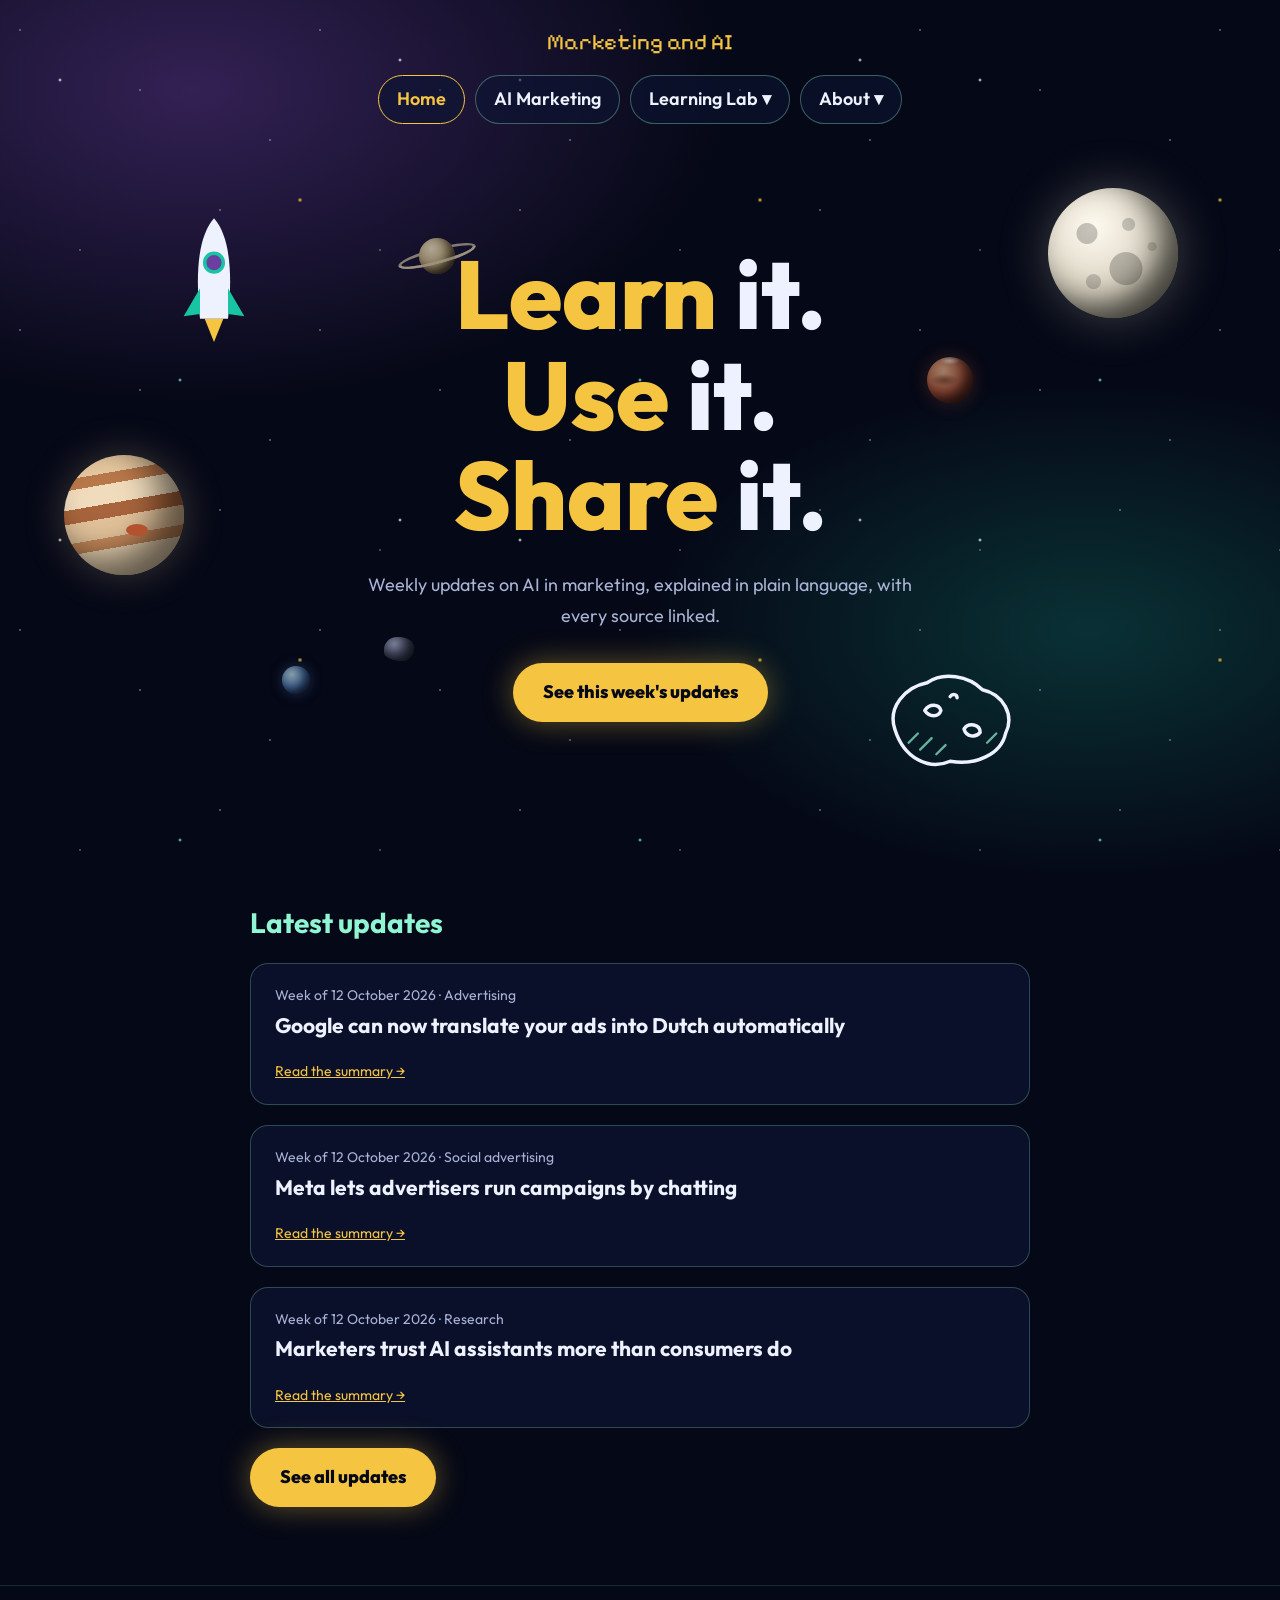
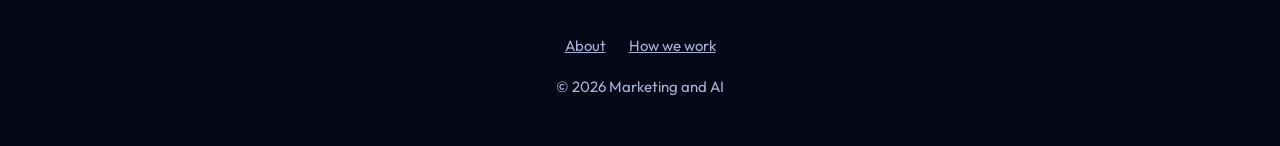
<file: index.html>
<!DOCTYPE html>
<html lang="en">
<!-- HEAD: information for the browser and Google, not shown on the page -->
<head>
  <meta charset="UTF-8">
  <meta name="viewport" content="width=device-width, initial-scale=1">
  <title>Marketing and AI | Learn it. Use it. Share it.</title>
  <meta name="description" content="Weekly updates on AI in marketing, explained in plain language, with every source linked.">
  <!-- Connects this page to the design file. Without this line the page shows unstyled -->
  <link rel="stylesheet" href="style.css">
</head>
<body>
  <!-- MENU AND BREADCRUMB: filled in by menu.js -->
  <div id="site-header"></div>

  <!-- HERO: the big opening area. Everything inside floats behind the headline -->
  <section class="hero">
    <!-- Far layer: small, faded, slow -->
    <div class="planet far neptune"></div>
    <div class="planet far mars"></div>
    <div class="far saturn" style="position:absolute">
      <div class="ring"></div>
      <div class="ball"></div>
      <div class="ring front"></div>
    </div>

    <!-- Middle and near layers: bigger, sharper, more movement -->
    <div class="planet float jupiter"></div>
    <div class="planet float moon"></div>
    <div class="float asteroid a2"></div>
    <svg class="doodle" viewBox="0 0 130 100" aria-hidden="true">
      <path d="M18 58 C12 40 26 22 46 18 C60 8 82 12 94 24 C112 28 122 46 114 62 C110 80 88 90 66 86 C48 94 26 84 18 58 Z"/>
      <path d="M44 42 C48 36 56 36 58 42 C56 48 48 48 44 42 Z"/>
      <path d="M78 58 C82 52 92 54 92 61 C88 66 80 65 78 58 Z"/>
      <path d="M66 30 C68 27 72 28 72 31"/>
      <path class="shade" d="M30 70 L38 62 M40 76 L50 66 M54 80 L62 72 M98 70 L106 62"/>
    </svg>
    <svg class="float rocket" viewBox="0 0 60 110" aria-hidden="true">
      <path class="flame" d="M22 88 L30 108 L38 88 Z" fill="#f5c542"/>
      <path d="M30 2 C44 18 46 50 42 88 L18 88 C14 50 16 18 30 2 Z" fill="#eef2ff"/>
      <path d="M18 62 L4 86 L18 84 Z M42 62 L56 86 L42 84 Z" fill="#19c4a4"/>
      <circle cx="30" cy="40" r="8" fill="#6b3fa0" stroke="#19c4a4" stroke-width="3"/>
    </svg>
    <div class="shooting-star"></div>

    <!-- HEADLINE: three lines that appear one after another. "em" marks the words in gold -->
    <h1>
      <span><em>Learn</em> it.</span>
      <span><em>Use</em> it.</span>
      <span><em>Share</em> it.</span>
    </h1>
    <!-- SUBLINE AND BUTTON: what visitors get, and where to go next -->
    <p>Weekly updates on AI in marketing, explained in plain language, with every source linked.</p>
    <a class="button" href="updates.html">See this week's updates</a>
  </section>

  <!-- MAIN: the three newest update headlines, linking to the full Updates page -->
  <main>
    <h2>Latest updates</h2>

    <div class="card">
      <p class="update-meta">Week of 12 October 2026 · Advertising</p>
      <h3>Google can now translate your ads into Dutch automatically</h3>
      <p class="source"><a href="updates.html">Read the summary →</a></p>
    </div>

    <div class="card">
      <p class="update-meta">Week of 12 October 2026 · Social advertising</p>
      <h3>Meta lets advertisers run campaigns by chatting</h3>
      <p class="source"><a href="updates.html">Read the summary →</a></p>
    </div>

    <div class="card">
      <p class="update-meta">Week of 12 October 2026 · Research</p>
      <h3>Marketers trust AI assistants more than consumers do</h3>
      <p class="source"><a href="updates.html">Read the summary →</a></p>
    </div>

    <p><a class="button" href="updates.html">See all updates</a></p>
  </main>

  <!-- FOOTER: filled in by menu.js -->
  <div id="site-footer"></div>

  <!-- SHARED MENU: builds the menu, breadcrumb and footer above -->
  <script src="menu.js"></script>

  <!-- ANALYTICS: counts visits to this page in Cloudflare -->
  <!-- Cloudflare Web Analytics --><script type='module' src='https://static.cloudflareinsights.com/beacon.min.js' data-cf-beacon='{"token": "c63829bfea0d47c79f9a91db8008874c"}'></script><!-- End Cloudflare Web Analytics -->

</body>
</html>
</file>
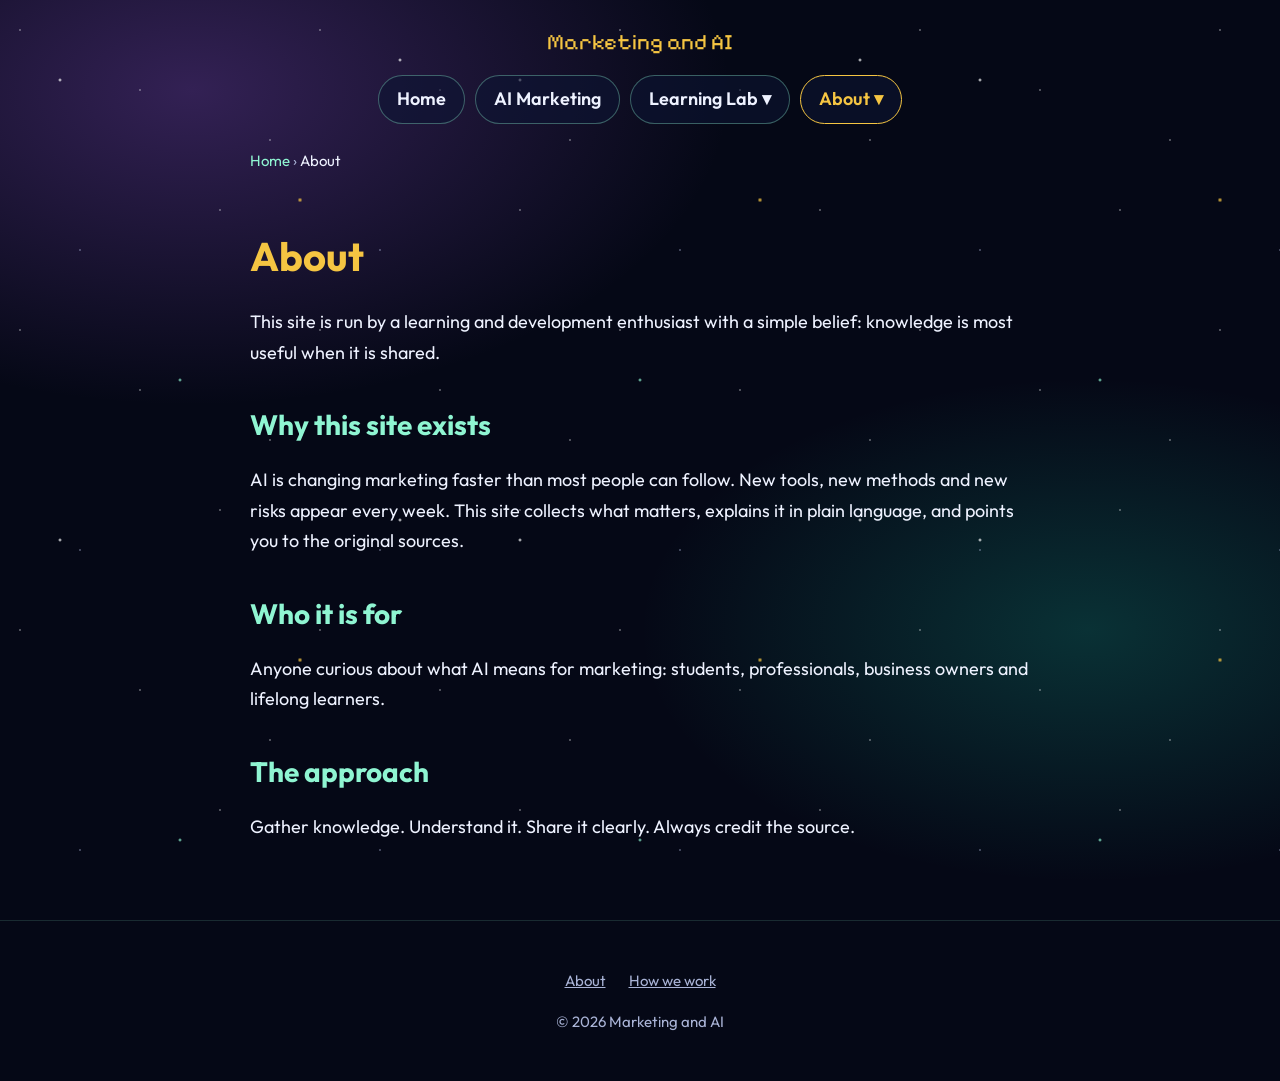
<file: about.html>
<!DOCTYPE html>
<html lang="en">
<!-- HEAD: information for the browser and Google, not shown on the page -->
<head>
  <meta charset="UTF-8">
  <meta name="viewport" content="width=device-width, initial-scale=1">
  <title>About | Marketing and AI</title>
  <meta name="description" content="Why this site exists and who it is for.">
  <!-- Connects this page to the design file -->
  <link rel="stylesheet" href="style.css">
</head>
<body>
  <!-- MENU AND BREADCRUMB: filled in by menu.js -->
  <div id="site-header"></div>

  <!-- MAIN: the content of this page -->
  <main>
    <h1>About</h1>

    <p>This site is run by a learning and development enthusiast with a simple belief: knowledge is most useful when it is shared.</p>

    <h2>Why this site exists</h2>
    <p>AI is changing marketing faster than most people can follow. New tools, new methods and new risks appear every week. This site collects what matters, explains it in plain language, and points you to the original sources.</p>

    <h2>Who it is for</h2>
    <p>Anyone curious about what AI means for marketing: students, professionals, business owners and lifelong learners.</p>

    <h2>The approach</h2>
    <p>Gather knowledge. Understand it. Share it clearly. Always credit the source.</p>
  </main>

  <!-- FOOTER: filled in by menu.js -->
  <div id="site-footer"></div>

  <!-- SHARED MENU: builds the menu, breadcrumb and footer above -->
  <script src="menu.js"></script>

  <!-- ANALYTICS: counts visits to this page in Cloudflare -->
  <!-- Cloudflare Web Analytics --><script type='module' src='https://static.cloudflareinsights.com/beacon.min.js' data-cf-beacon='{"token": "c63829bfea0d47c79f9a91db8008874c"}'></script><!-- End Cloudflare Web Analytics -->
</body>
</html>
</file>
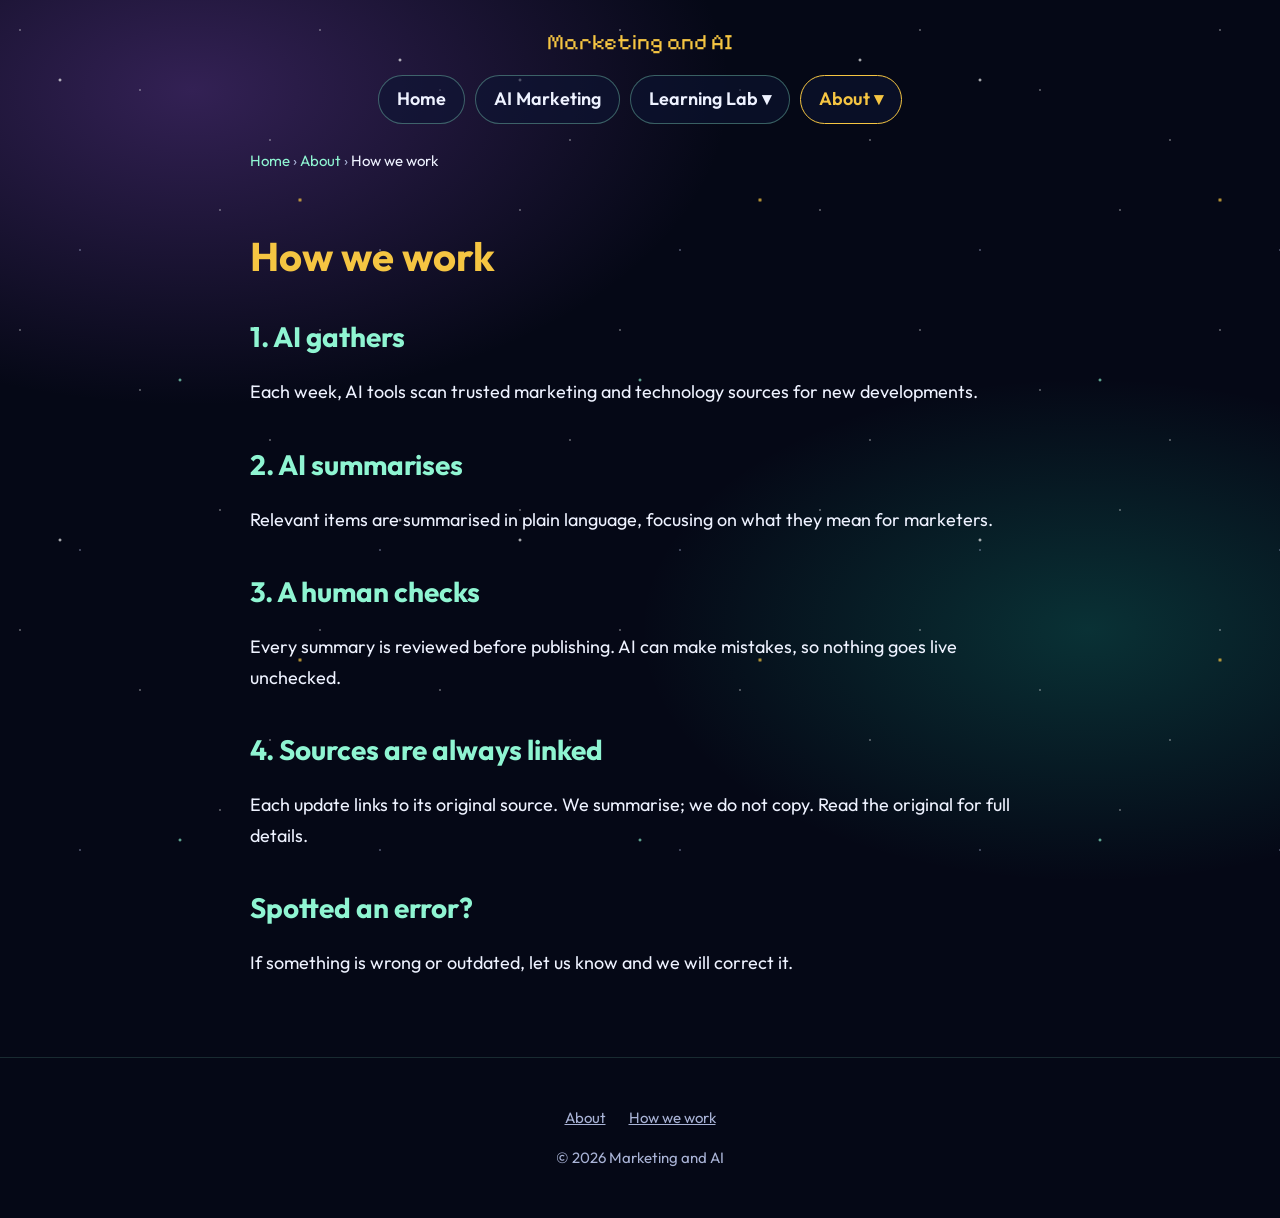
<file: how-we-work.html>
<!DOCTYPE html>
<html lang="en">
<!-- HEAD: information for the browser and Google, not shown on the page -->
<head>
  <meta charset="UTF-8">
  <meta name="viewport" content="width=device-width, initial-scale=1">
  <title>How we work | Marketing and AI</title>
  <meta name="description" content="How updates are gathered with AI, checked and referenced.">
  <!-- Connects this page to the design file -->
  <link rel="stylesheet" href="style.css">
</head>
<body>
  <!-- MENU AND BREADCRUMB: filled in by menu.js -->
  <div id="site-header"></div>

  <!-- MAIN: the content of this page -->
  <main>
    <h1>How we work</h1>

    <!-- The four steps behind every update -->
    <h2>1. AI gathers</h2>
    <p>Each week, AI tools scan trusted marketing and technology sources for new developments.</p>

    <h2>2. AI summarises</h2>
    <p>Relevant items are summarised in plain language, focusing on what they mean for marketers.</p>

    <h2>3. A human checks</h2>
    <p>Every summary is reviewed before publishing. AI can make mistakes, so nothing goes live unchecked.</p>

    <h2>4. Sources are always linked</h2>
    <p>Each update links to its original source. We summarise; we do not copy. Read the original for full details.</p>

    <h2>Spotted an error?</h2>
    <p>If something is wrong or outdated, let us know and we will correct it.</p>
  </main>

  <!-- FOOTER: filled in by menu.js -->
  <div id="site-footer"></div>

  <!-- SHARED MENU: builds the menu, breadcrumb and footer above -->
  <script src="menu.js"></script>

  <!-- ANALYTICS: counts visits to this page in Cloudflare -->
  <!-- Cloudflare Web Analytics --><script type='module' src='https://static.cloudflareinsights.com/beacon.min.js' data-cf-beacon='{"token": "c63829bfea0d47c79f9a91db8008874c"}'></script><!-- End Cloudflare Web Analytics -->
</body>
</html>
</file>
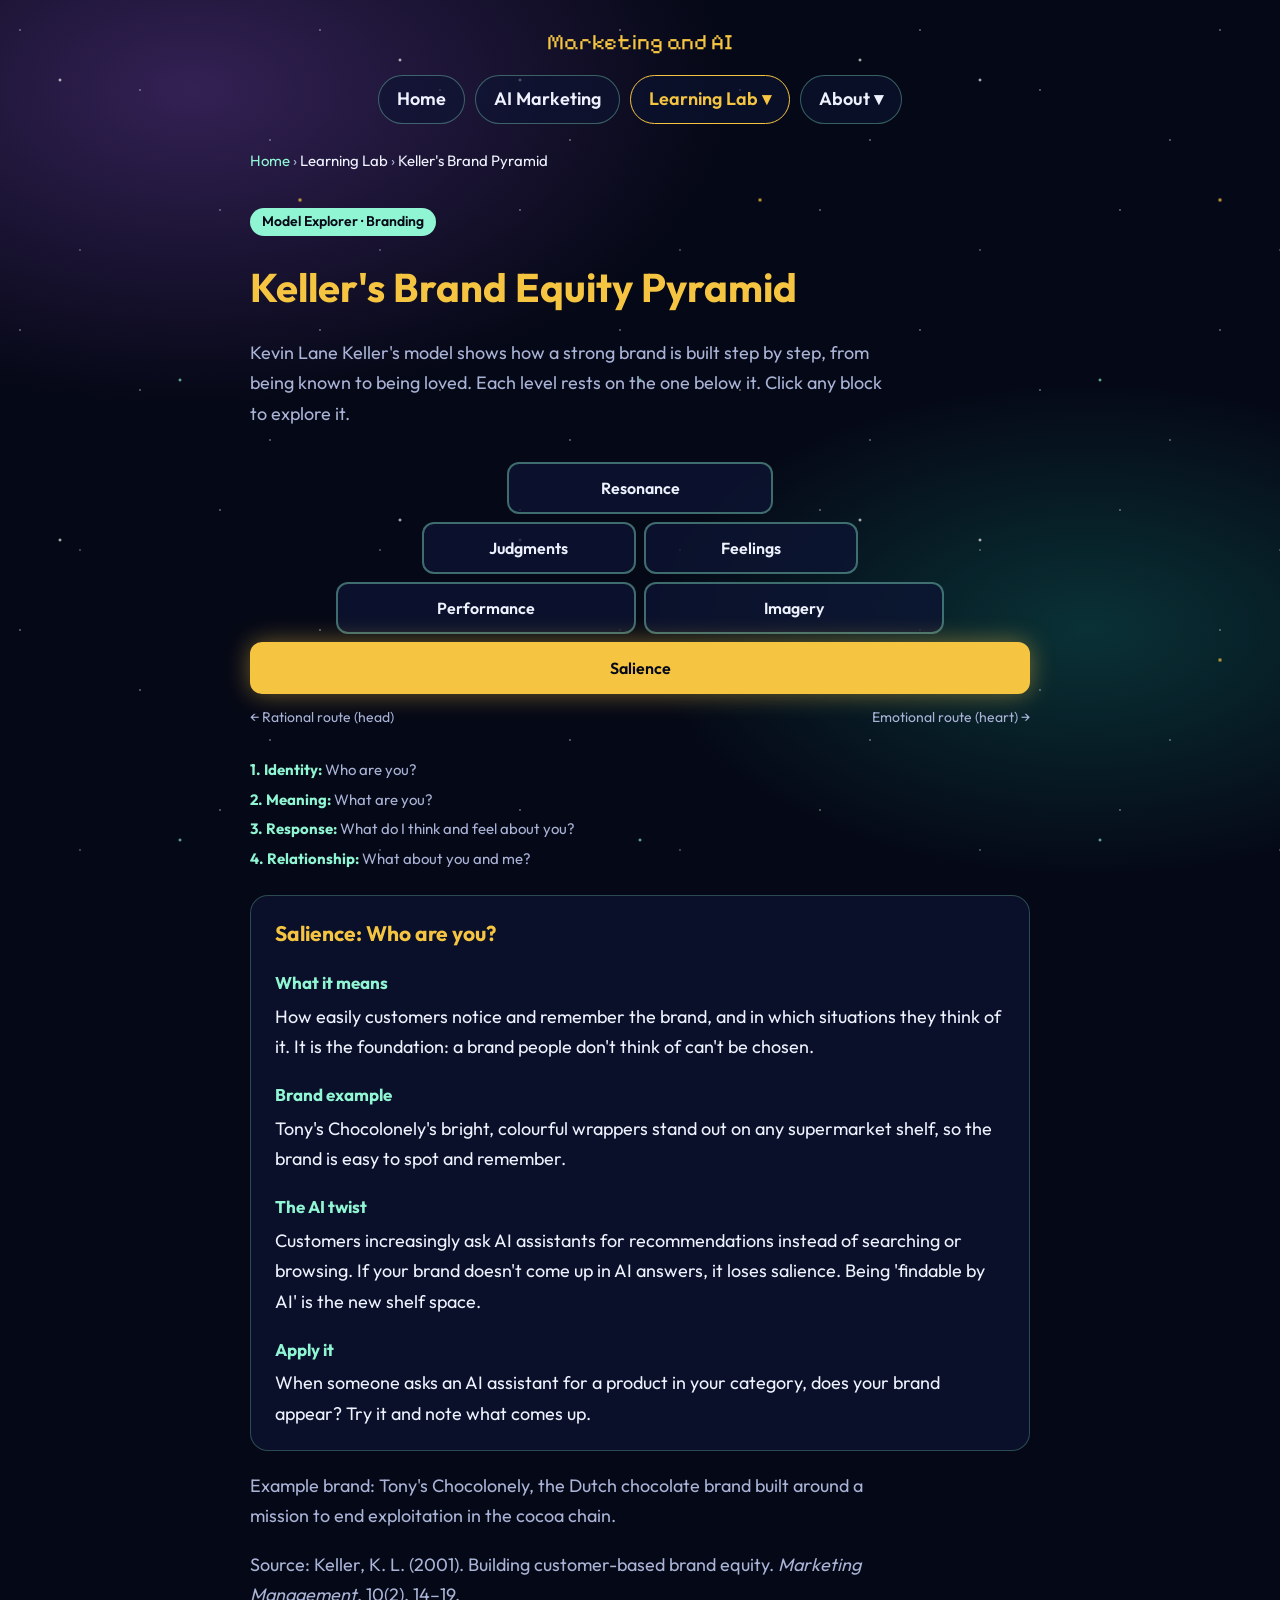
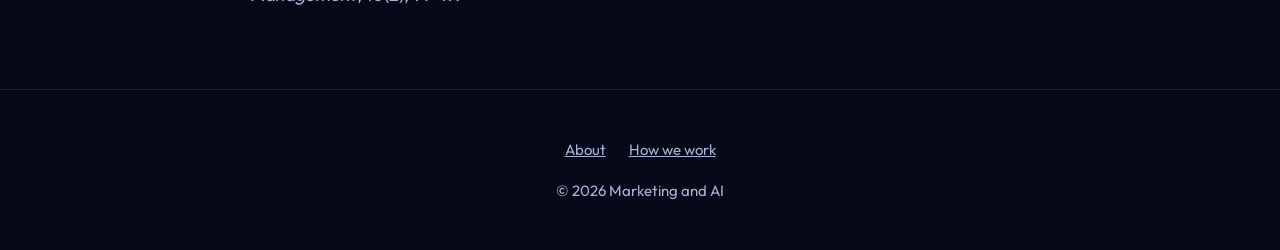
<file: keller-pyramid.html>
<!DOCTYPE html>
<html lang="en">
<!-- HEAD: information for the browser and Google, not shown on the page -->
<head>
  <meta charset="UTF-8">
  <meta name="viewport" content="width=device-width, initial-scale=1">
  <title>Keller's Brand Equity Pyramid | Marketing and AI</title>
  <meta name="description" content="An interactive guide to Keller's Brand Equity Pyramid, with a real brand example and how AI changes each level.">
  <!-- Connects this page to the design file -->
  <link rel="stylesheet" href="style.css">
</head>
<body>
  <!-- MENU AND BREADCRUMB: filled in by menu.js -->
  <div id="site-header"></div>

  <main>
    <!-- INTRO: what the model is and how to use this page -->
    <span class="tag">Model Explorer · Branding</span>
    <h1>Keller's Brand Equity Pyramid</h1>
    <p class="model-intro">Kevin Lane Keller's model shows how a strong brand is built step by step, from being known to being loved. Each level rests on the one below it. Click any block to explore it.</p>

    <!-- THE PYRAMID: each button is one building block. data-block links it to its text below -->
    <div class="pyramid">
      <div class="pyramid-row row-1">
        <button class="block" data-block="resonance">Resonance</button>
      </div>
      <div class="pyramid-row row-2">
        <button class="block" data-block="judgments">Judgments</button>
        <button class="block" data-block="feelings">Feelings</button>
      </div>
      <div class="pyramid-row row-3">
        <button class="block" data-block="performance">Performance</button>
        <button class="block" data-block="imagery">Imagery</button>
      </div>
      <div class="pyramid-row row-4">
        <button class="block active" data-block="salience">Salience</button>
      </div>
    </div>
    <div class="routes">
      <span>← Rational route (head)</span>
      <span>Emotional route (heart) →</span>
    </div>

    <!-- THE FOUR QUESTIONS a customer asks, from bottom to top -->
    <ul class="levels">
      <li><strong>1. Identity:</strong> Who are you?</li>
      <li><strong>2. Meaning:</strong> What are you?</li>
      <li><strong>3. Response:</strong> What do I think and feel about you?</li>
      <li><strong>4. Relationship:</strong> What about you and me?</li>
    </ul>

    <!-- THE INFO PANEL: filled with text when a block is clicked -->
    <div class="card panel" id="panel" aria-live="polite"></div>

    <p class="model-intro">Example brand: Tony's Chocolonely, the Dutch chocolate brand built around a mission to end exploitation in the cocoa chain.</p>
    <p class="model-intro">Source: Keller, K. L. (2001). Building customer-based brand equity. <em>Marketing Management</em>, 10(2), 14–19.</p>
  </main>

  <!-- FOOTER: filled in by menu.js -->
  <div id="site-footer"></div>

  <!-- SHARED MENU: builds the menu, breadcrumb and footer above -->
  <script src="menu.js"></script>

  <!-- JAVASCRIPT: makes the pyramid interactive. It holds the text for each block and shows it when clicked -->
  <script>
    const content = {
      salience: {
        title: "Salience: Who are you?",
        what: "How easily customers notice and remember the brand, and in which situations they think of it. It is the foundation: a brand people don't think of can't be chosen.",
        example: "Tony's Chocolonely's bright, colourful wrappers stand out on any supermarket shelf, so the brand is easy to spot and remember.",
        ai: "Customers increasingly ask AI assistants for recommendations instead of searching or browsing. If your brand doesn't come up in AI answers, it loses salience. Being 'findable by AI' is the new shelf space.",
        apply: "When someone asks an AI assistant for a product in your category, does your brand appear? Try it and note what comes up."
      },
      performance: {
        title: "Performance: What are you? (rational)",
        what: "How well the product meets practical needs: quality, price, reliability, design and service.",
        example: "Tony's Chocolonely is judged on taste, texture and the range of flavours, like any chocolate brand.",
        ai: "AI tools summarise thousands of reviews in seconds, so customers can compare performance instantly. Weak points are harder to hide, and strong points spread faster.",
        apply: "List your brand's three most important performance promises. Which one would AI-summarised reviews confirm, and which might they question?"
      },
      imagery: {
        title: "Imagery: What are you? (emotional)",
        what: "The less tangible side of the brand: its personality, values, the type of people who use it, and the stories around it.",
        example: "The bar is divided into unequal pieces on purpose, to show the unequal division of value in the cocoa chain. The product itself tells the brand story.",
        ai: "AI makes it easy for every brand to produce polished visuals, so images start to look alike. Distinctive, recognisable brand elements become more valuable, not less.",
        apply: "Describe your brand as a person in three words. Would a customer who sees only your visuals choose the same three words?"
      },
      judgments: {
        title: "Judgments: What do I think of you? (rational)",
        what: "Customers' overall opinions: is the brand credible, good quality, worth considering, and better than alternatives?",
        example: "Customers judge whether Tony's mission is credible, which is why the brand openly reports on its progress and challenges.",
        ai: "Trust now includes how a brand uses AI. Being open about AI-generated content and data use builds credibility; hiding it can damage judgments quickly once discovered.",
        apply: "If your brand uses AI in its marketing, would customers trust it more or less if you said so openly? Why?"
      },
      feelings: {
        title: "Feelings: How do I feel about you? (emotional)",
        what: "The emotional reactions the brand creates, such as warmth, fun, excitement, security, social approval or self-respect.",
        example: "Buying Tony's can give people a sense of doing something good, a feeling of self-respect alongside the enjoyment.",
        ai: "AI allows highly personalised messages. Done well, it feels thoughtful and warm; done badly, it feels intrusive or 'creepy'. The line between the two is a feeling, not a technology.",
        apply: "Name one personalised message your brand could send. Would it make the customer feel understood, or watched?"
      },
      resonance: {
        title: "Resonance: What about you and me?",
        what: "The top of the pyramid: deep loyalty, a sense of community and active engagement. Customers feel a real bond and promote the brand themselves.",
        example: "Fans of Tony's share the brand's mission, talk about it and recommend it, turning customers into supporters of a cause.",
        ai: "AI chatbots and automated service can make contact faster, but resonance is built on human connection. The challenge is using AI for efficiency without losing the personal relationship.",
        apply: "Where in your customer journey should a human always be present, even if AI could do the job? Explain your choice."
      }
    };

    const panel = document.getElementById("panel");
    const blocks = document.querySelectorAll(".block");

    function show(key) {
      const c = content[key];
      panel.innerHTML =
        "<h3>" + c.title + "</h3>" +
        "<h4>What it means</h4><p>" + c.what + "</p>" +
        "<h4>Brand example</h4><p>" + c.example + "</p>" +
        "<h4>The AI twist</h4><p>" + c.ai + "</p>" +
        "<h4>Apply it</h4><p>" + c.apply + "</p>";
      blocks.forEach(b => b.classList.toggle("active", b.dataset.block === key));
    }

    blocks.forEach(b => b.addEventListener("click", () => show(b.dataset.block)));
    show("salience");
  </script>

  <!-- ANALYTICS: counts visits to this page in Cloudflare -->
  <!-- Cloudflare Web Analytics --><script type='module' src='https://static.cloudflareinsights.com/beacon.min.js' data-cf-beacon='{"token": "c63829bfea0d47c79f9a91db8008874c"}'></script><!-- End Cloudflare Web Analytics -->
</body>
</html>
</file>
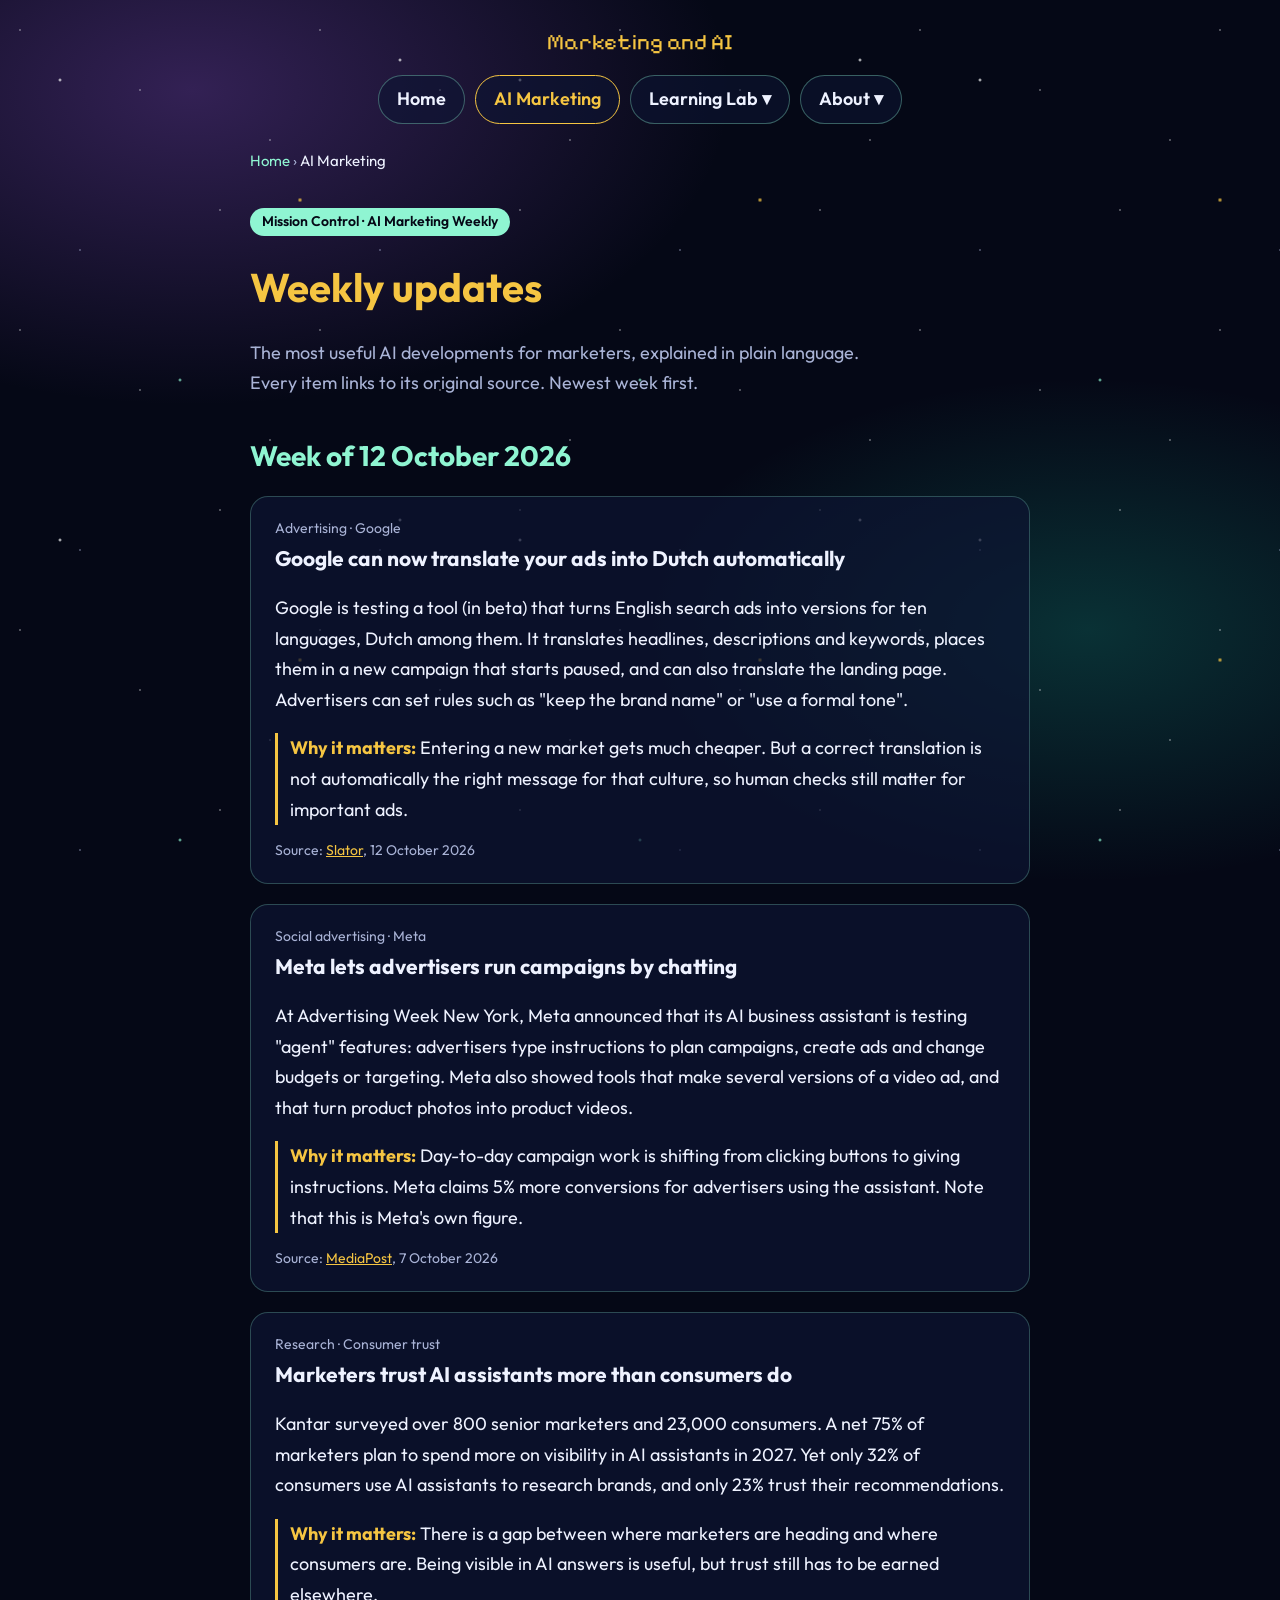
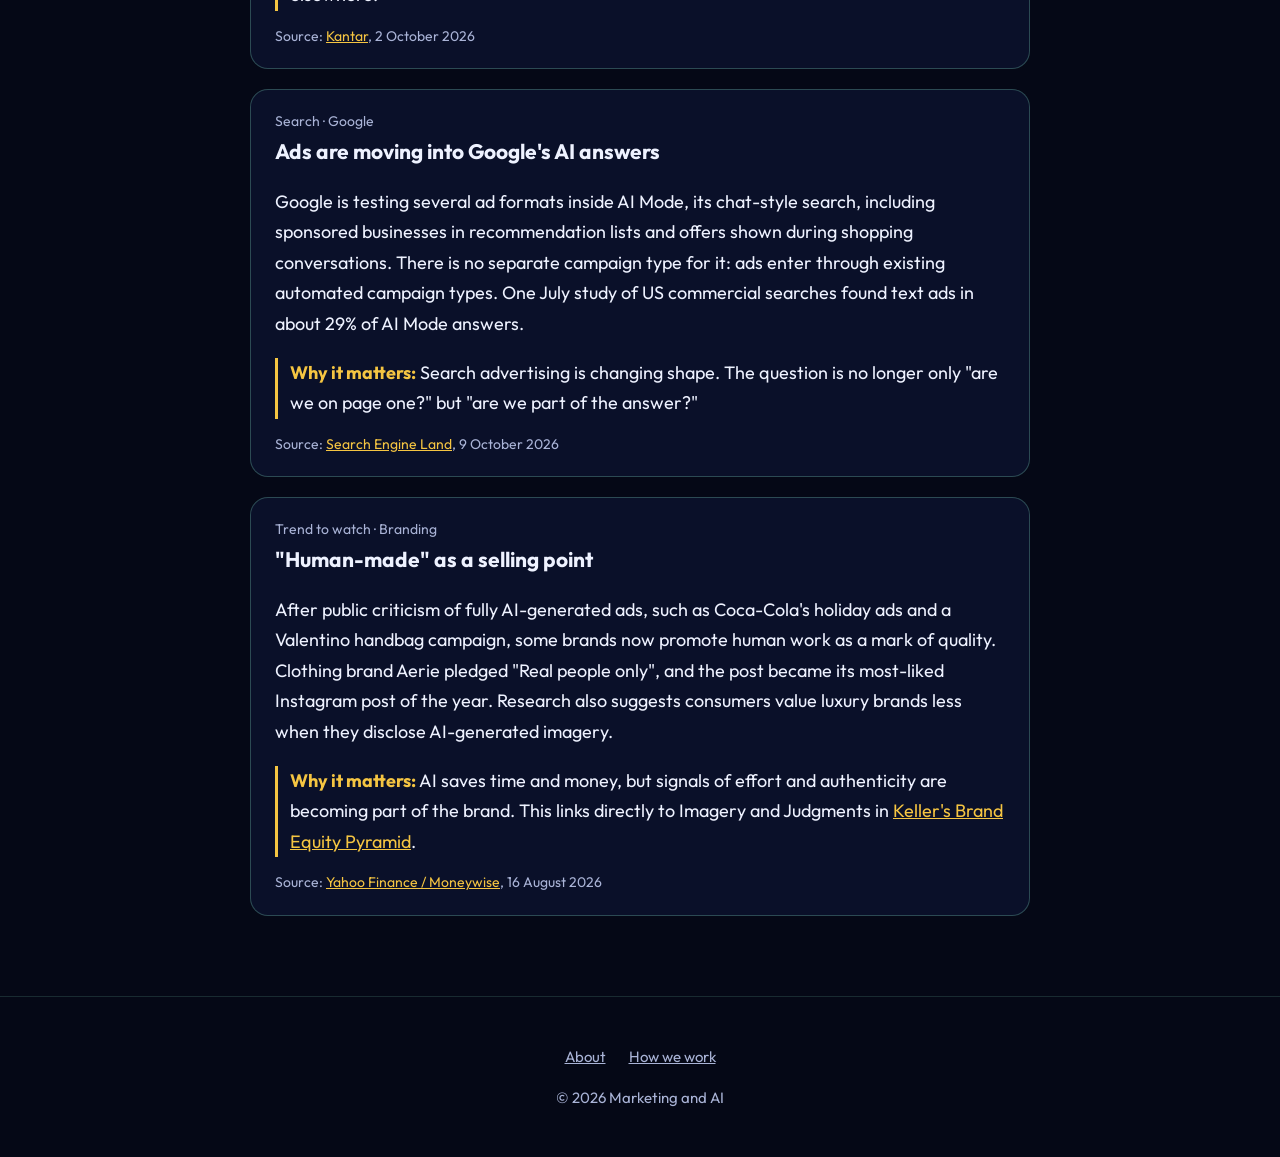
<file: updates.html>
<!DOCTYPE html>
<html lang="en">
<!-- HEAD: information for the browser and Google, not shown on the page -->
<head>
  <meta charset="UTF-8">
  <meta name="viewport" content="width=device-width, initial-scale=1">
  <title>Weekly Updates | Marketing and AI</title>
  <meta name="description" content="Weekly summaries of AI developments for marketers, explained in plain language, with sources.">
  <!-- Connects this page to the design file -->
  <link rel="stylesheet" href="style.css">
</head>
<body>
  <!-- MENU AND BREADCRUMB: filled in by menu.js -->
  <div id="site-header"></div>

  <main>
    <span class="tag">Mission Control · AI Marketing Weekly</span>
    <h1>Weekly updates</h1>
    <p class="model-intro">The most useful AI developments for marketers, explained in plain language. Every item links to its original source. Newest week first.</p>

    <!-- ===== WEEK OF 12 OCTOBER 2026 ===== -->
    <h2>Week of 12 October 2026</h2>

    <!-- UPDATE 1 -->
    <div class="card">
      <p class="update-meta">Advertising · Google</p>
      <h3>Google can now translate your ads into Dutch automatically</h3>
      <p>Google is testing a tool (in beta) that turns English search ads into versions for ten languages, Dutch among them. It translates headlines, descriptions and keywords, places them in a new campaign that starts paused, and can also translate the landing page. Advertisers can set rules such as "keep the brand name" or "use a formal tone".</p>
      <p class="why"><strong>Why it matters:</strong> Entering a new market gets much cheaper. But a correct translation is not automatically the right message for that culture, so human checks still matter for important ads.</p>
      <p class="source">Source: <a href="https://slator.com/google-ai-ad-localization-tool/" target="_blank" rel="noopener">Slator</a>, 12 October 2026</p>
    </div>

    <!-- UPDATE 2 -->
    <div class="card">
      <p class="update-meta">Social advertising · Meta</p>
      <h3>Meta lets advertisers run campaigns by chatting</h3>
      <p>At Advertising Week New York, Meta announced that its AI business assistant is testing "agent" features: advertisers type instructions to plan campaigns, create ads and change budgets or targeting. Meta also showed tools that make several versions of a video ad, and that turn product photos into product videos.</p>
      <p class="why"><strong>Why it matters:</strong> Day-to-day campaign work is shifting from clicking buttons to giving instructions. Meta claims 5% more conversions for advertisers using the assistant. Note that this is Meta's own figure.</p>
      <p class="source">Source: <a href="https://www.mediapost.com/publications/article/418580/meta-unveils-enhanced-ai-business-assistant-autom.html" target="_blank" rel="noopener">MediaPost</a>, 7 October 2026</p>
    </div>

    <!-- UPDATE 3 -->
    <div class="card">
      <p class="update-meta">Research · Consumer trust</p>
      <h3>Marketers trust AI assistants more than consumers do</h3>
      <p>Kantar surveyed over 800 senior marketers and 23,000 consumers. A net 75% of marketers plan to spend more on visibility in AI assistants in 2027. Yet only 32% of consumers use AI assistants to research brands, and only 23% trust their recommendations.</p>
      <p class="why"><strong>Why it matters:</strong> There is a gap between where marketers are heading and where consumers are. Being visible in AI answers is useful, but trust still has to be earned elsewhere.</p>
      <p class="source">Source: <a href="https://www.kantar.com/press-center/net-75-percent-of-marketers-plan-to-increase-investment-in-ai-visibility" target="_blank" rel="noopener">Kantar</a>, 2 October 2026</p>
    </div>

    <!-- UPDATE 4 -->
    <div class="card">
      <p class="update-meta">Search · Google</p>
      <h3>Ads are moving into Google's AI answers</h3>
      <p>Google is testing several ad formats inside AI Mode, its chat-style search, including sponsored businesses in recommendation lists and offers shown during shopping conversations. There is no separate campaign type for it: ads enter through existing automated campaign types. One July study of US commercial searches found text ads in about 29% of AI Mode answers.</p>
      <p class="why"><strong>Why it matters:</strong> Search advertising is changing shape. The question is no longer only "are we on page one?" but "are we part of the answer?"</p>
      <p class="source">Source: <a href="https://searchengineland.com/google-ai-mode-ads-everything-you-need-to-know-494628" target="_blank" rel="noopener">Search Engine Land</a>, 9 October 2026</p>
    </div>

    <!-- UPDATE 5 -->
    <div class="card">
      <p class="update-meta">Trend to watch · Branding</p>
      <h3>"Human-made" as a selling point</h3>
      <p>After public criticism of fully AI-generated ads, such as Coca-Cola's holiday ads and a Valentino handbag campaign, some brands now promote human work as a mark of quality. Clothing brand Aerie pledged "Real people only", and the post became its most-liked Instagram post of the year. Research also suggests consumers value luxury brands less when they disclose AI-generated imagery.</p>
      <p class="why"><strong>Why it matters:</strong> AI saves time and money, but signals of effort and authenticity are becoming part of the brand. This links directly to Imagery and Judgments in <a href="keller-pyramid.html">Keller's Brand Equity Pyramid</a>.</p>
      <p class="source">Source: <a href="https://finance.yahoo.com/media-advertising/articles/valentino-coca-cola-faced-fierce-100000529.html" target="_blank" rel="noopener">Yahoo Finance / Moneywise</a>, 16 August 2026</p>
    </div>
  </main>

  <!-- FOOTER: filled in by menu.js -->
  <div id="site-footer"></div>

  <!-- SHARED MENU: builds the menu, breadcrumb and footer above -->
  <script src="menu.js"></script>

  <!-- ANALYTICS: counts visits to this page in Cloudflare -->
  <!-- Cloudflare Web Analytics --><script type='module' src='https://static.cloudflareinsights.com/beacon.min.js' data-cf-beacon='{"token": "c63829bfea0d47c79f9a91db8008874c"}'></script><!-- End Cloudflare Web Analytics -->
</body>
</html>
</file>
<file: style.css>
@import url('https://fonts.googleapis.com/css2?family=Outfit:wght@400;600;800&family=Pixelify+Sans:wght@700&display=swap');

/* Brand colours */
:root {
  --space: #050816;
  --navy: #0d1433;
  --purple: #6b3fa0;
  --teal: #19c4a4;
  --mint: #8ff5d2;
  --gold: #f5c542;
  --text: #eef2ff;
  --muted: #a9b3d6;
}

* { box-sizing: border-box; }

/* Deep space with two nebula clouds */
body {
  margin: 0;
  min-height: 100vh;
  font-family: 'Outfit', Arial, sans-serif;
  font-size: 18px;
  line-height: 1.7;
  color: var(--text);
  background:
    radial-gradient(ellipse 60% 50% at 15% 10%, rgba(107,63,160,0.45), transparent 70%),
    radial-gradient(ellipse 50% 40% at 85% 70%, rgba(25,196,164,0.22), transparent 70%),
    var(--space);
  background-attachment: fixed;
}

/* Two layers of stars on every page: small drifting ones and bigger twinkling ones */
body::before,
body::after {
  content: "";
  position: fixed;
  inset: 0;
  z-index: -1;
  pointer-events: none;
}
body::before {
  background-image:
    radial-gradient(1px 1px at 20px 30px, #ffffff, transparent),
    radial-gradient(1px 1px at 140px 90px, #ffffff, transparent),
    radial-gradient(1px 1px at 220px 210px, #ffffff, transparent),
    radial-gradient(1px 1px at 80px 250px, #cfd8ff, transparent),
    radial-gradient(1px 1px at 270px 140px, #ffffff, transparent);
  background-size: 300px 300px;
  animation: drift 120s linear infinite;
}
body::after {
  background-image:
    radial-gradient(2px 2px at 60px 80px, #ffffff, transparent),
    radial-gradient(2.5px 2.5px at 300px 200px, var(--gold), transparent),
    radial-gradient(2px 2px at 180px 380px, var(--mint), transparent),
    radial-gradient(2px 2px at 400px 60px, #ffffff, transparent);
  background-size: 460px 460px;
  animation: drift 200s linear infinite, twinkle 3s ease-in-out infinite alternate;
}
@keyframes drift {
  from { background-position: 0 0; }
  to { background-position: -600px 300px; }
}
@keyframes twinkle {
  from { opacity: 1; }
  to { opacity: 0.3; }
}

/* Top: logo and centred menu */
header {
  text-align: center;
  padding: 24px 16px 8px;
  position: relative;
  z-index: 2;
}
.logo {
  font-family: 'Pixelify Sans', monospace;
  font-size: 22px;
  color: var(--gold);
  text-decoration: none;
}
nav {
  margin-top: 14px;
  display: flex;
  justify-content: center;
  flex-wrap: wrap;
  gap: 10px;
}
nav a {
  color: var(--text);
  text-decoration: none;
  font-weight: 600;
  padding: 8px 18px;
  border: 1px solid rgba(143,245,210,0.35);
  border-radius: 999px;
  background: rgba(13,20,51,0.6);
  transition: all 0.2s;
}
nav a:hover {
  border-color: var(--gold);
  color: var(--gold);
}

/* Hero section */
.hero {
  position: relative;
  overflow: hidden;
  min-height: 78vh;
  display: flex;
  flex-direction: column;
  align-items: center;
  justify-content: center;
  text-align: center;
  padding: 40px 20px;
}
.hero h1 {
  font-size: clamp(44px, 9vw, 96px);
  font-weight: 800;
  line-height: 1.05;
  margin: 0 0 24px;
  position: relative;
  z-index: 2;
}
.hero h1 span {
  display: block;
  opacity: 0;
  animation: appear 0.8s ease-out forwards;
}
.hero h1 span:nth-child(2) { animation-delay: 0.8s; }
.hero h1 span:nth-child(3) { animation-delay: 1.6s; }
.hero h1 em {
  font-style: normal;
  color: var(--gold);
}
.hero p {
  max-width: 560px;
  color: var(--muted);
  margin: 0 0 32px;
  position: relative;
  z-index: 2;
}
@keyframes appear {
  from { opacity: 0; transform: translateY(20px); }
  to { opacity: 1; transform: translateY(0); }
}

/* The gold button */
.button {
  display: inline-block;
  position: relative;
  z-index: 2;
  background: var(--gold);
  color: var(--space);
  font-weight: 800;
  text-decoration: none;
  padding: 14px 30px;
  border-radius: 999px;
  box-shadow: 0 0 30px rgba(245,197,66,0.4);
  transition: transform 0.2s;
}
.button:hover { transform: translateY(-3px); }

/* Everything that floats. Near objects move more, far objects move less */
.float {
  position: absolute;
  animation: float 6s ease-in-out infinite;
}
@keyframes float {
  0%, 100% { transform: translateY(0) rotate(0deg); }
  50% { transform: translateY(-24px) rotate(4deg); }
}

/* Far layer: small, dimmer, slightly blurred, slow. This creates the sense of distance */
.far {
  filter: blur(0.6px) saturate(0.7) brightness(0.8);
  opacity: 0.85;
  animation: float-far 16s ease-in-out infinite;
}
@keyframes float-far {
  0%, 100% { transform: translateY(0); }
  50% { transform: translateY(-6px); }
}

/* Planet base: round, lit from the top left */
.planet {
  position: absolute;
  border-radius: 50%;
}

/* Moon (near, right): craters and shadow */
.moon {
  width: 130px;
  height: 130px;
  top: 8%;
  right: 8%;
  background:
    radial-gradient(circle at 30% 35%, rgba(0,0,0,0.22) 10px, transparent 11px),
    radial-gradient(circle at 62% 28%, rgba(0,0,0,0.18) 6px, transparent 7px),
    radial-gradient(circle at 60% 62%, rgba(0,0,0,0.22) 16px, transparent 17px),
    radial-gradient(circle at 35% 72%, rgba(0,0,0,0.18) 7px, transparent 8px),
    radial-gradient(circle at 80% 45%, rgba(0,0,0,0.15) 4px, transparent 5px),
    radial-gradient(circle at 35% 30%, #fffaf0, #d8d2c0 55%, #7d7868);
  box-shadow: inset -18px -14px 30px rgba(0,0,0,0.6), 0 0 50px rgba(255,248,220,0.25);
  animation-duration: 9s;
}

/* Jupiter (middle distance, left): striped bands */
.jupiter {
  width: 120px;
  height: 120px;
  top: 46%;
  left: 5%;
  background:
    linear-gradient(170deg,
      #e8c9a0 0%, #e8c9a0 18%,
      #b9784a 18%, #b9784a 26%,
      #f0dcbc 26%, #f0dcbc 40%,
      #a8643c 40%, #a8643c 50%,
      #e2c29a 50%, #e2c29a 64%,
      #c4885a 64%, #c4885a 72%,
      #efd8b6 72%, #efd8b6 100%);
  box-shadow: inset -22px -16px 34px rgba(0,0,0,0.6), 0 0 40px rgba(232,201,160,0.25);
  animation-duration: 8s;
  animation-delay: -3s;
}
.jupiter::after {
  content: "";
  position: absolute;
  width: 22px;
  height: 12px;
  border-radius: 50%;
  background: #b4512e;
  top: 58%;
  left: 52%;
}

/* Mars (far): small red dot in the distance */
.mars {
  width: 46px;
  height: 46px;
  top: 32%;
  right: 24%;
  background:
    radial-gradient(ellipse 10px 4px at 50% 8%, rgba(255,255,255,0.8), transparent),
    radial-gradient(ellipse 14px 6px at 38% 50%, rgba(90,25,10,0.5), transparent),
    radial-gradient(circle at 35% 30%, #ffb27a, #d9532b 50%, #6e1f0c 85%);
  box-shadow: inset -8px -6px 12px rgba(0,0,0,0.55), 0 0 20px rgba(217,83,43,0.4);
}

/* Saturn (far): small, with a ring */
.saturn {
  width: 80px;
  height: 80px;
  top: 12%;
  left: 31%;
}
.saturn .ball {
  position: absolute;
  inset: 22px;
  border-radius: 50%;
  background: radial-gradient(circle at 35% 30%, #fff0c2, #d8b46a 50%, #6b5224 85%);
  box-shadow: inset -6px -5px 10px rgba(0,0,0,0.55);
}
.saturn .ring {
  position: absolute;
  left: 0;
  right: 0;
  top: 32px;
  height: 16px;
  border-radius: 50%;
  border: 3px solid rgba(240,220,170,0.8);
  transform: rotate(-15deg);
}
.saturn .ring.front {
  clip-path: inset(50% 0 0 0);
}

/* Neptune (farthest): tiny blue dot */
.neptune {
  width: 28px;
  height: 28px;
  bottom: 20%;
  left: 22%;
  background: radial-gradient(circle at 35% 30%, #b8e6ff, #3a7bd5 55%, #13275c 90%);
  box-shadow: inset -5px -4px 8px rgba(0,0,0,0.5), 0 0 14px rgba(58,123,213,0.5);
}

/* Hand-drawn doodle rock (near) */
.doodle {
  position: absolute;
  width: 150px;
  bottom: 8%;
  right: 20%;
  animation: tumble 12s ease-in-out infinite;
}
.doodle path {
  fill: none;
  stroke: #eef2ff;
  stroke-width: 3;
  stroke-linecap: round;
  stroke-linejoin: round;
}
.doodle .shade {
  stroke: var(--mint);
  stroke-width: 2;
  opacity: 0.7;
}
@keyframes tumble {
  0%, 100% { transform: translateY(0) rotate(-6deg); }
  50% { transform: translateY(-18px) rotate(8deg); }
}

/* Rocket (nearest) */
.rocket {
  width: 70px;
  top: 12%;
  left: 14%;
  animation-duration: 5s;
}
.rocket .flame {
  transform-box: fill-box;
  transform-origin: top center;
  animation: flicker 0.15s ease-in-out infinite alternate;
}
@keyframes flicker {
  from { transform: scaleY(1); }
  to { transform: scaleY(1.35); }
}

/* Small asteroids */
.asteroid {
  background: radial-gradient(circle at 35% 30%, #7a7f99, #3a3f58 60%, #1c1f30);
  box-shadow: inset -6px -6px 12px rgba(0,0,0,0.6);
  border-radius: 45% 55% 40% 60% / 55% 45% 60% 40%;
}
.a2 { width: 30px; height: 24px; top: 72%; left: 30%; animation-delay: -4s; }

/* Shooting star */
.shooting-star {
  position: absolute;
  top: 12%;
  left: 70%;
  width: 160px;
  height: 2px;
  background: linear-gradient(90deg, #ffffff, transparent);
  transform: rotate(-35deg);
  opacity: 0;
  animation: shoot 7s ease-in infinite;
  animation-delay: 2s;
}
@keyframes shoot {
  0% { opacity: 0; translate: 0 0; }
  2% { opacity: 1; }
  12% { opacity: 0; translate: -500px 350px; }
  100% { opacity: 0; translate: -500px 350px; }
}

/* Normal page content */
main {
  max-width: 820px;
  margin: 0 auto;
  padding: 32px 20px 60px;
  position: relative;
  z-index: 2;
}
main h1 {
  font-size: 40px;
  color: var(--gold);
  line-height: 1.2;
}
h2 {
  font-size: 28px;
  color: var(--mint);
  line-height: 1.2;
  margin-top: 40px;
}
h3 {
  font-size: 21px;
  line-height: 1.3;
}
a { color: var(--gold); }
.card {
  background: rgba(13,20,51,0.7);
  border: 1px solid rgba(143,245,210,0.25);
  border-radius: 18px;
  padding: 20px 24px;
  margin-bottom: 20px;
}
footer {
  text-align: center;
  padding: 32px 20px;
  color: var(--muted);
  font-size: 15px;
  border-top: 1px solid rgba(143,245,210,0.15);
}
footer a {
  color: var(--muted);
  margin: 0 10px;
}

/* Phones: smaller and fewer objects, kept inside the screen */
@media (max-width: 600px) {
  .hero { min-height: auto; padding: 110px 20px 80px; }
  .moon { width: 80px; height: 80px; top: 30px; right: -15px; }
  .rocket { width: 42px; top: 40px; left: 8%; }
  .jupiter { width: 60px; height: 60px; top: auto; bottom: 30px; left: -10px; }
  .jupiter::after { width: 12px; height: 7px; }
  .mars { width: 24px; height: 24px; top: 50px; right: 34%; }
  .saturn, .neptune, .doodle, .a2 { display: none; }
}

/* Respect visitors who switch off animations */
@media (prefers-reduced-motion: reduce) {
  *, *::before, *::after { animation: none !important; }
  .hero h1 span { opacity: 1; }
}

/* ===== MODEL EXPLORER: interactive model cards ===== */

/* Intro text above the model */
.model-intro {
  color: var(--muted);
  max-width: 640px;
}
.tag {
  display: inline-block;
  font-size: 14px;
  font-weight: 600;
  color: var(--space);
  background: var(--mint);
  padding: 2px 12px;
  border-radius: 999px;
}

/* The pyramid: rows of clickable blocks, each row narrower than the one below */
.pyramid {
  display: flex;
  flex-direction: column;
  align-items: center;
  gap: 8px;
  margin: 32px 0 12px;
}
.pyramid-row {
  display: flex;
  gap: 8px;
  justify-content: center;
}
.row-1 { width: 34%; }
.row-2 { width: 56%; }
.row-3 { width: 78%; }
.row-4 { width: 100%; }

.block {
  flex: 1;
  font-family: 'Outfit', Arial, sans-serif;
  font-size: 16px;
  font-weight: 600;
  color: var(--text);
  background: rgba(13,20,51,0.8);
  border: 2px solid rgba(143,245,210,0.4);
  border-radius: 12px;
  padding: 14px 8px;
  cursor: pointer;
  transition: all 0.2s;
}
.block:hover {
  border-color: var(--gold);
  transform: translateY(-2px);
}
/* The block that is currently open */
.block.active {
  background: var(--gold);
  color: var(--space);
  border-color: var(--gold);
  box-shadow: 0 0 24px rgba(245,197,66,0.45);
}

/* Labels under the pyramid: rational left, emotional right */
.routes {
  display: flex;
  justify-content: space-between;
  font-size: 14px;
  color: var(--muted);
  margin-bottom: 28px;
}

/* Side labels for each level (shown on bigger screens) */
.levels {
  list-style: none;
  padding: 0;
  margin: 0 0 24px;
  color: var(--muted);
  font-size: 15px;
}
.levels li { margin-bottom: 4px; }
.levels strong { color: var(--mint); }

/* The info panel that opens when a block is clicked */
.panel h3 {
  color: var(--gold);
  margin-top: 0;
}
.panel h4 {
  color: var(--mint);
  margin: 18px 0 4px;
  font-size: 17px;
}
.panel p { margin: 0; }

@media (max-width: 600px) {
  .row-1 { width: 50%; }
  .row-2 { width: 74%; }
  .row-3 { width: 92%; }
  .block { font-size: 14px; padding: 12px 4px; }
}

/* ===== UPDATES: weekly news cards ===== */
.update-meta {
  font-size: 14px;
  color: var(--muted);
  margin: 0 0 4px;
}
.card h3 { margin-top: 4px; }
.why {
  border-left: 3px solid var(--gold);
  padding-left: 12px;
  margin: 12px 0;
}
.why strong { color: var(--gold); }
.source {
  font-size: 14px;
  color: var(--muted);
  margin-bottom: 0;
}

/* ===== SHARED MENU: dropdowns, current page, breadcrumb ===== */

/* Keep the menu above the floating planets */
header {
  z-index: 10;
}

/* Menu buttons that open a dropdown look the same as normal menu links */
.dropdown-toggle {
  font-family: 'Outfit', Arial, sans-serif;
  font-size: 18px;
  font-weight: 600;
  line-height: 1.7;
  color: var(--text);
  padding: 8px 18px;
  border: 1px solid rgba(143,245,210,0.35);
  border-radius: 999px;
  background: rgba(13,20,51,0.6);
  cursor: pointer;
  transition: all 0.2s;
}
.dropdown-toggle:hover {
  border-color: var(--gold);
  color: var(--gold);
}

/* The page you are on: gold text and border */
nav a.current,
.dropdown-toggle.current {
  color: var(--gold);
  border-color: var(--gold);
}

/* A dropdown sits under its button and is hidden until opened */
.menu-item {
  position: relative;
}
.dropdown {
  display: none;
  position: absolute;
  top: calc(100% + 8px);
  left: 50%;
  transform: translateX(-50%);
  min-width: 230px;
  background: var(--navy);
  border: 1px solid rgba(143,245,210,0.35);
  border-radius: 16px;
  padding: 8px;
  box-shadow: 0 12px 30px rgba(0,0,0,0.5);
  text-align: left;
}
.menu-item.open .dropdown {
  display: block;
}

/* Links inside a dropdown: full width, no pill border */
.dropdown a,
.dropdown .soon {
  display: block;
  border: none;
  background: none;
  border-radius: 10px;
  padding: 10px 14px;
  white-space: nowrap;
}
.dropdown a:hover {
  background: rgba(143,245,210,0.1);
}
.dropdown .soon {
  color: var(--muted);
  opacity: 0.6;
  cursor: default;
}

/* Breadcrumb: the small "Home › Section › Page" trail */
.breadcrumb {
  max-width: 820px;
  margin: 16px auto 0;
  padding: 0 20px;
  font-size: 15px;
  color: var(--muted);
}
.breadcrumb a {
  color: var(--mint);
  text-decoration: none;
}
.breadcrumb a:hover {
  text-decoration: underline;
}
.breadcrumb .here {
  color: var(--text);
}

/* Phones: slightly smaller menu buttons */
@media (max-width: 600px) {
  nav a, .dropdown-toggle { font-size: 16px; padding: 7px 14px; }
}
</file>
